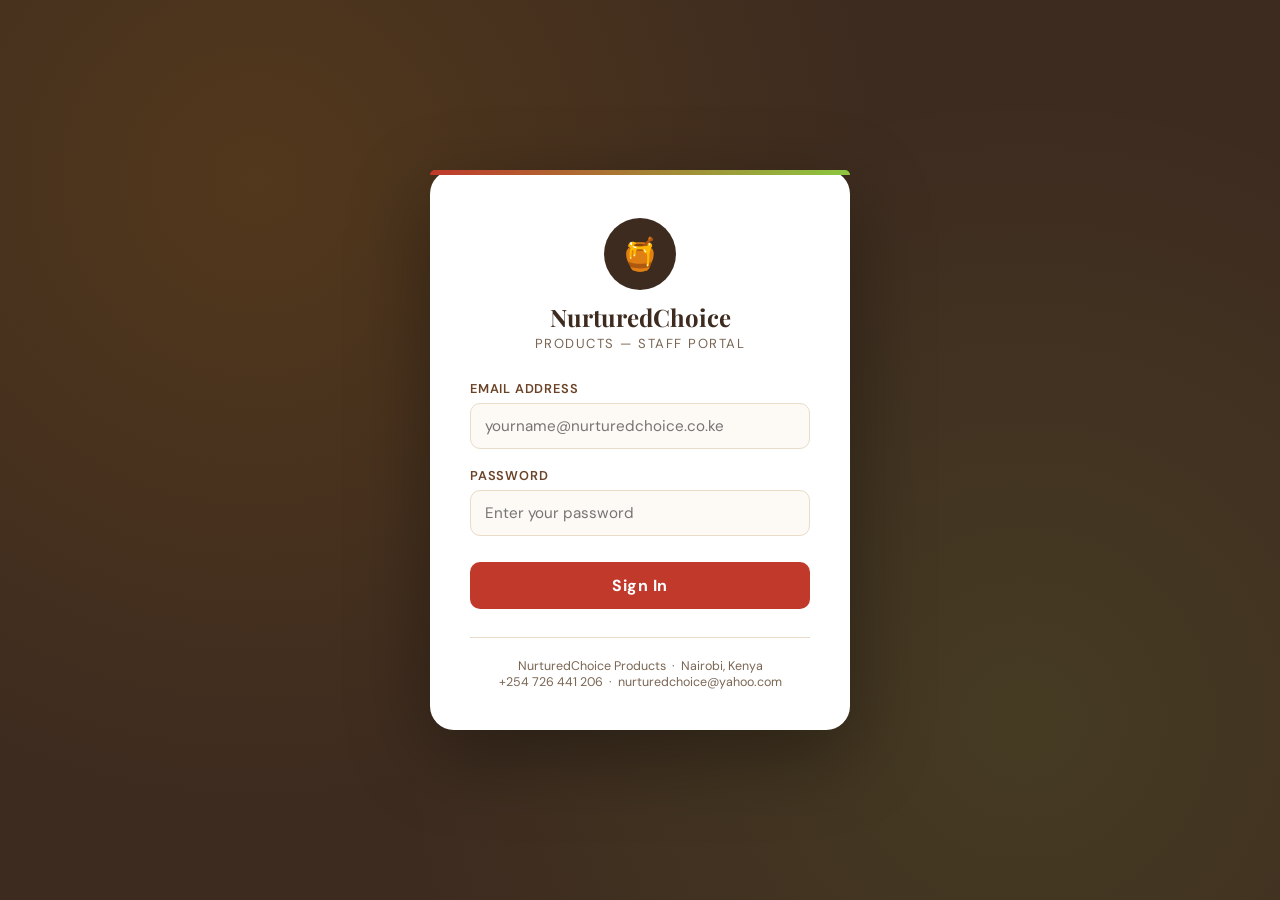
<file: index.html>
<!DOCTYPE html>
<html lang="en">
<head>
<meta charset="UTF-8">
<meta name="viewport" content="width=device-width, initial-scale=1.0">
<title>NurturedChoice Products — Business Suite</title>
<link href="https://fonts.googleapis.com/css2?family=Playfair+Display:wght@400;600;700&family=DM+Sans:wght@300;400;500;600&family=DM+Mono:wght@400;500&display=swap" rel="stylesheet">
<link rel="stylesheet" href="style.css">
</head>
<body>
<div id="app">
  <!-- Sidebar -->
  <nav class="sidebar" id="sidebar">
    <div class="sidebar-brand">
      <div class="brand-icon">🍯</div>
      <div class="brand-text">
        <span class="brand-name">NurturedChoice</span>
        <span class="brand-sub">Products</span>
      </div>
    </div>
    <ul class="nav-menu">
      <li class="nav-item active" data-page="dashboard"><span class="nav-icon">◈</span> Dashboard</li>
      <li class="nav-item" data-page="products"><span class="nav-icon">◈</span> Products & Stock</li>
      <li class="nav-item" data-page="customers"><span class="nav-icon">◈</span> Customers</li>
      <li class="nav-item" data-page="orders"><span class="nav-icon">◈</span> Orders & Sales</li>
      <li class="nav-item" data-page="payments"><span class="nav-icon">◈</span> Payments</li>
      <li class="nav-item" data-page="invoices"><span class="nav-icon">◈</span> Invoices</li>
      <li class="nav-item" data-page="credit-notes"><span class="nav-icon">◈</span> Credit Notes</li>
      <li class="nav-item" data-page="reports"><span class="nav-icon">◈</span> Reports</li>
    </ul>
    <div class="sidebar-footer">
      <!-- Logged-in user info -->
      <div class="user-card">
        <div class="user-avatar" id="userAvatar">?</div>
        <div class="user-info">
          <div class="user-name" id="userName">Loading...</div>
          <div class="user-role" id="userRole">—</div>
        </div>
      </div>
      <button class="btn-logout" id="logoutBtn">Sign Out</button>
      <div class="sidebar-date" id="sidebarDate"></div>
    </div>
  </nav>

  <!-- Main Content -->
  <main class="main-content">
    <header class="top-bar">
      <button class="menu-toggle" id="menuToggle">☰</button>
      <div class="page-title" id="pageTitle">Dashboard</div>
      <div class="top-actions">
        <div class="sync-indicator" id="syncIndicator" title="Cloud sync status">☁</div>
        <button class="btn-primary" id="quickSaleBtn">+ Quick Sale</button>
      </div>
    </header>

    <!-- Loading overlay -->
    <div class="page-loading" id="pageLoading">
      <div class="loading-spinner"></div>
      <div class="loading-text">Loading data from cloud...</div>
    </div>

    <div class="page-content" id="pageContent" style="display:none">
      <!-- Dynamic content -->
    </div>
  </main>
</div>

<!-- Modals -->
<div class="modal-overlay" id="modalOverlay"></div>
<div class="modal" id="modal">
  <div class="modal-header">
    <h3 id="modalTitle">Modal</h3>
    <button class="modal-close" id="modalClose">✕</button>
  </div>
  <div class="modal-body" id="modalBody"></div>
</div>

<!-- Print Frame -->
<iframe id="printFrame" style="display:none"></iframe>

<script src="supabase.js"></script>
<script src="auth.js"></script>
<script src="data.js"></script>
<script src="app.js"></script>
</body>
</html>
</file>
<file: style.css>
:root {
  --honey: #C8820A;
  --honey-light: #F5A623;
  --honey-dark: #8B5E0A;
  --cream: #FDF8F0;
  --cream-dark: #F5EDD8;
  --amber: #FFB347;
  --brown: #3D2B1F;
  --brown-mid: #6B4226;
  --text: #1A1209;
  --text-muted: #7A6654;
  --white: #FFFFFF;
  --success: #2E7D53;
  --success-light: #E8F5ED;
  --danger: #C0392B;
  --danger-light: #FDECEA;
  --warning: #D4AC0D;
  --warning-light: #FEF9E7;
  --info: #1A6B8A;
  --info-light: #E8F4F8;
  --border: #E8DCC8;
  --shadow: 0 2px 16px rgba(61,43,31,0.10);
  --shadow-lg: 0 8px 40px rgba(61,43,31,0.16);
  --radius: 12px;
  --radius-lg: 20px;
  --sidebar-w: 240px;
}

*, *::before, *::after { box-sizing: border-box; margin: 0; padding: 0; }

body {
  font-family: 'DM Sans', sans-serif;
  background: var(--cream);
  color: var(--text);
  min-height: 100vh;
  overflow-x: hidden;
}

#app {
  display: flex;
  min-height: 100vh;
}

/* SIDEBAR */
.sidebar {
  width: var(--sidebar-w);
  background: var(--brown);
  color: var(--cream);
  display: flex;
  flex-direction: column;
  position: fixed;
  top: 0; left: 0; bottom: 0;
  z-index: 100;
  transition: transform 0.3s ease;
}

.sidebar-brand {
  display: flex;
  align-items: center;
  gap: 12px;
  padding: 24px 20px;
  border-bottom: 1px solid rgba(255,255,255,0.1);
}

.brand-icon { font-size: 2rem; }

.brand-text {
  display: flex;
  flex-direction: column;
}

.brand-name {
  font-family: 'Playfair Display', serif;
  font-size: 1rem;
  font-weight: 700;
  color: var(--honey-light);
  line-height: 1.1;
}

.brand-sub {
  font-size: 0.72rem;
  color: rgba(255,255,255,0.5);
  text-transform: uppercase;
  letter-spacing: 2px;
}

.nav-menu {
  list-style: none;
  padding: 16px 0;
  flex: 1;
  overflow-y: auto;
}

.nav-item {
  display: flex;
  align-items: center;
  gap: 10px;
  padding: 11px 20px;
  cursor: pointer;
  font-size: 0.88rem;
  font-weight: 500;
  color: rgba(253,248,240,0.7);
  border-left: 3px solid transparent;
  transition: all 0.2s;
}

.nav-item:hover {
  color: var(--cream);
  background: rgba(255,255,255,0.07);
}

.nav-item.active {
  color: var(--honey-light);
  background: rgba(200,130,10,0.15);
  border-left-color: var(--honey-light);
}

.nav-icon { font-size: 0.7rem; color: var(--honey); }

.sidebar-footer {
  padding: 16px 20px;
  border-top: 1px solid rgba(255,255,255,0.1);
}

.sidebar-date {
  font-size: 0.75rem;
  color: rgba(255,255,255,0.4);
  font-family: 'DM Mono', monospace;
}

/* MAIN */
.main-content {
  margin-left: var(--sidebar-w);
  flex: 1;
  display: flex;
  flex-direction: column;
  min-height: 100vh;
}

.top-bar {
  background: var(--white);
  border-bottom: 1px solid var(--border);
  padding: 14px 32px;
  display: flex;
  align-items: center;
  gap: 16px;
  position: sticky;
  top: 0;
  z-index: 50;
}

.menu-toggle {
  display: none;
  background: none;
  border: none;
  font-size: 1.3rem;
  cursor: pointer;
  color: var(--brown);
}

.page-title {
  font-family: 'Playfair Display', serif;
  font-size: 1.4rem;
  font-weight: 700;
  color: var(--brown);
  flex: 1;
}

.top-actions { display: flex; gap: 10px; }

.page-content {
  padding: 28px 32px;
  flex: 1;
}

/* BUTTONS */
.btn-primary, .btn-secondary, .btn-danger, .btn-success, .btn-warning, .btn-ghost {
  padding: 9px 20px;
  border-radius: 8px;
  border: none;
  cursor: pointer;
  font-size: 0.88rem;
  font-weight: 600;
  font-family: 'DM Sans', sans-serif;
  transition: all 0.2s;
  display: inline-flex;
  align-items: center;
  gap: 6px;
}

.btn-primary { background: var(--honey); color: var(--white); }
.btn-primary:hover { background: var(--honey-dark); }
.btn-secondary { background: var(--cream-dark); color: var(--brown); border: 1px solid var(--border); }
.btn-secondary:hover { background: var(--border); }
.btn-danger { background: var(--danger); color: var(--white); }
.btn-danger:hover { background: #a93226; }
.btn-success { background: var(--success); color: var(--white); }
.btn-success:hover { background: #246644; }
.btn-warning { background: var(--warning); color: var(--white); }
.btn-ghost { background: transparent; color: var(--honey); border: 1px solid var(--honey); }
.btn-ghost:hover { background: var(--honey); color: var(--white); }
.btn-sm { padding: 5px 12px; font-size: 0.8rem; }
.btn-xs { padding: 3px 8px; font-size: 0.75rem; border-radius: 5px; }

/* CARDS */
.card {
  background: var(--white);
  border-radius: var(--radius);
  box-shadow: var(--shadow);
  padding: 24px;
  border: 1px solid var(--border);
}

.card-title {
  font-family: 'Playfair Display', serif;
  font-size: 1.05rem;
  font-weight: 600;
  color: var(--brown);
  margin-bottom: 16px;
  display: flex;
  align-items: center;
  justify-content: space-between;
}

/* STATS GRID */
.stats-grid {
  display: grid;
  grid-template-columns: repeat(auto-fit, minmax(180px, 1fr));
  gap: 18px;
  margin-bottom: 28px;
}

.stat-card {
  background: var(--white);
  border-radius: var(--radius);
  padding: 20px 22px;
  border: 1px solid var(--border);
  box-shadow: var(--shadow);
  position: relative;
  overflow: hidden;
}

.stat-card::before {
  content: '';
  position: absolute;
  top: 0; left: 0; right: 0;
  height: 3px;
}

.stat-card.honey::before { background: linear-gradient(90deg, var(--honey), var(--amber)); }
.stat-card.green::before { background: linear-gradient(90deg, var(--success), #52c41a); }
.stat-card.red::before { background: linear-gradient(90deg, var(--danger), #e74c3c); }
.stat-card.blue::before { background: linear-gradient(90deg, var(--info), #3498db); }

.stat-label {
  font-size: 0.78rem;
  font-weight: 600;
  text-transform: uppercase;
  letter-spacing: 1px;
  color: var(--text-muted);
  margin-bottom: 8px;
}

.stat-value {
  font-family: 'Playfair Display', serif;
  font-size: 1.8rem;
  font-weight: 700;
  color: var(--brown);
  line-height: 1;
}

.stat-sub {
  font-size: 0.78rem;
  color: var(--text-muted);
  margin-top: 4px;
}

/* GRID LAYOUTS */
.grid-2 { display: grid; grid-template-columns: 1fr 1fr; gap: 20px; }
.grid-3 { display: grid; grid-template-columns: 1fr 1fr 1fr; gap: 20px; }
.grid-12 { display: grid; grid-template-columns: 1fr 2fr; gap: 20px; }
.grid-21 { display: grid; grid-template-columns: 2fr 1fr; gap: 20px; }

/* TABLES */
.table-wrapper { overflow-x: auto; }

table {
  width: 100%;
  border-collapse: collapse;
  font-size: 0.875rem;
}

thead th {
  background: var(--cream-dark);
  padding: 10px 14px;
  text-align: left;
  font-weight: 600;
  font-size: 0.78rem;
  text-transform: uppercase;
  letter-spacing: 0.8px;
  color: var(--text-muted);
  border-bottom: 2px solid var(--border);
}

tbody td {
  padding: 11px 14px;
  border-bottom: 1px solid var(--border);
  color: var(--text);
  vertical-align: middle;
}

tbody tr:hover { background: var(--cream); }
tbody tr:last-child td { border-bottom: none; }

/* BADGES */
.badge {
  display: inline-flex;
  align-items: center;
  padding: 3px 10px;
  border-radius: 20px;
  font-size: 0.75rem;
  font-weight: 600;
}

.badge-success { background: var(--success-light); color: var(--success); }
.badge-danger { background: var(--danger-light); color: var(--danger); }
.badge-warning { background: var(--warning-light); color: var(--warning); }
.badge-info { background: var(--info-light); color: var(--info); }
.badge-neutral { background: var(--cream-dark); color: var(--text-muted); }

/* FORMS */
.form-group {
  margin-bottom: 16px;
}

.form-label {
  display: block;
  font-size: 0.82rem;
  font-weight: 600;
  color: var(--brown-mid);
  margin-bottom: 6px;
}

.form-control {
  width: 100%;
  padding: 9px 12px;
  border: 1.5px solid var(--border);
  border-radius: 8px;
  font-size: 0.88rem;
  font-family: 'DM Sans', sans-serif;
  color: var(--text);
  background: var(--white);
  transition: border-color 0.2s;
}

.form-control:focus {
  outline: none;
  border-color: var(--honey);
  box-shadow: 0 0 0 3px rgba(200,130,10,0.12);
}

select.form-control { cursor: pointer; }

.form-row { display: grid; grid-template-columns: 1fr 1fr; gap: 14px; }
.form-row-3 { display: grid; grid-template-columns: 1fr 1fr 1fr; gap: 14px; }

/* MODAL */
.modal-overlay {
  position: fixed;
  inset: 0;
  background: rgba(0,0,0,0.45);
  z-index: 200;
  display: none;
  animation: fadeIn 0.2s;
}

.modal {
  position: fixed;
  top: 50%;
  left: 50%;
  transform: translate(-50%, -50%) scale(0.95);
  background: var(--white);
  border-radius: var(--radius-lg);
  width: 90%;
  max-width: 680px;
  max-height: 88vh;
  overflow-y: auto;
  z-index: 300;
  display: none;
  box-shadow: var(--shadow-lg);
}

.modal.open, .modal-overlay.open {
  display: block;
}

.modal.open { animation: slideUp 0.25s ease forwards; }

@keyframes slideUp {
  from { transform: translate(-50%, -48%) scale(0.96); opacity: 0.7; }
  to { transform: translate(-50%, -50%) scale(1); opacity: 1; }
}

@keyframes fadeIn {
  from { opacity: 0; }
  to { opacity: 1; }
}

.modal-header {
  display: flex;
  align-items: center;
  justify-content: space-between;
  padding: 22px 28px 16px;
  border-bottom: 1px solid var(--border);
  position: sticky;
  top: 0;
  background: var(--white);
  z-index: 1;
}

.modal-header h3 {
  font-family: 'Playfair Display', serif;
  font-size: 1.2rem;
  color: var(--brown);
}

.modal-close {
  background: none;
  border: none;
  font-size: 1.1rem;
  cursor: pointer;
  color: var(--text-muted);
  width: 32px;
  height: 32px;
  display: flex;
  align-items: center;
  justify-content: center;
  border-radius: 50%;
  transition: background 0.2s;
}

.modal-close:hover { background: var(--cream-dark); }

.modal-body { padding: 24px 28px; }

.modal-footer {
  display: flex;
  gap: 10px;
  justify-content: flex-end;
  padding: 16px 28px;
  border-top: 1px solid var(--border);
  background: var(--cream);
  border-radius: 0 0 var(--radius-lg) var(--radius-lg);
}

/* CHART */
.chart-container {
  position: relative;
  width: 100%;
}

canvas {
  max-width: 100%;
}

/* ORDER BUILDER */
.order-item-row {
  display: grid;
  grid-template-columns: 2fr 1.2fr 1fr 1fr auto;
  gap: 10px;
  align-items: end;
  margin-bottom: 10px;
  padding: 12px;
  background: var(--cream);
  border-radius: 8px;
  border: 1px solid var(--border);
}

.order-total-row {
  display: flex;
  justify-content: flex-end;
  align-items: center;
  gap: 16px;
  padding: 14px 0;
  border-top: 2px solid var(--border);
  margin-top: 12px;
}

.order-total-label { font-weight: 600; color: var(--text-muted); }
.order-total-value {
  font-family: 'Playfair Display', serif;
  font-size: 1.4rem;
  font-weight: 700;
  color: var(--honey-dark);
}

/* STOCK INDICATORS */
.stock-bar {
  height: 6px;
  border-radius: 3px;
  background: var(--cream-dark);
  overflow: hidden;
  margin-top: 4px;
}

.stock-bar-fill {
  height: 100%;
  border-radius: 3px;
  transition: width 0.3s;
}

.stock-bar-fill.high { background: var(--success); }
.stock-bar-fill.medium { background: var(--warning); }
.stock-bar-fill.low { background: var(--danger); }

/* PRINT DOCUMENT */
.print-doc {
  max-width: 700px;
  margin: 0 auto;
  background: white;
}

.print-doc .doc-header {
  display: flex;
  justify-content: space-between;
  align-items: flex-start;
  padding-bottom: 20px;
  border-bottom: 3px solid var(--honey);
  margin-bottom: 24px;
}

.doc-company-name {
  font-family: 'Playfair Display', serif;
  font-size: 1.6rem;
  font-weight: 700;
  color: var(--brown);
}

.doc-type-badge {
  font-family: 'Playfair Display', serif;
  font-size: 1.2rem;
  font-weight: 700;
  color: var(--honey);
  text-align: right;
}

.doc-meta { display: flex; gap: 32px; margin-bottom: 24px; }

.doc-meta-block { flex: 1; }
.doc-meta-label { font-size: 0.75rem; text-transform: uppercase; letter-spacing: 1px; color: var(--text-muted); margin-bottom: 4px; }
.doc-meta-value { font-weight: 600; color: var(--brown); }

.doc-table { width: 100%; border-collapse: collapse; margin: 20px 0; }
.doc-table th {
  background: var(--brown);
  color: var(--cream);
  padding: 10px 14px;
  text-align: left;
  font-size: 0.82rem;
  font-weight: 600;
}
.doc-table td {
  padding: 10px 14px;
  border-bottom: 1px solid var(--border);
  font-size: 0.88rem;
}
.doc-table tr:nth-child(even) td { background: var(--cream); }

.doc-totals {
  margin-left: auto;
  width: 280px;
}

.doc-total-row {
  display: flex;
  justify-content: space-between;
  padding: 6px 0;
  font-size: 0.9rem;
  border-bottom: 1px solid var(--border);
}

.doc-total-row.grand {
  font-family: 'Playfair Display', serif;
  font-size: 1.1rem;
  font-weight: 700;
  color: var(--honey-dark);
  border-top: 2px solid var(--honey);
  border-bottom: none;
  padding-top: 10px;
}

.doc-footer {
  margin-top: 40px;
  padding-top: 16px;
  border-top: 1px solid var(--border);
  font-size: 0.8rem;
  color: var(--text-muted);
  text-align: center;
}

/* ALERTS */
.alert {
  padding: 12px 16px;
  border-radius: 8px;
  margin-bottom: 16px;
  font-size: 0.88rem;
  display: flex;
  align-items: center;
  gap: 10px;
}

.alert-warning { background: var(--warning-light); color: #7d6608; border: 1px solid #f0d060; }
.alert-danger { background: var(--danger-light); color: var(--danger); border: 1px solid #f5c6c3; }
.alert-success { background: var(--success-light); color: var(--success); border: 1px solid #b7e4c7; }

/* SEARCH + FILTER BAR */
.toolbar {
  display: flex;
  gap: 12px;
  align-items: center;
  margin-bottom: 20px;
  flex-wrap: wrap;
}

.search-box {
  flex: 1;
  min-width: 200px;
  position: relative;
}

.search-box input {
  width: 100%;
  padding: 9px 12px 9px 36px;
  border: 1.5px solid var(--border);
  border-radius: 8px;
  font-size: 0.88rem;
  font-family: 'DM Sans', sans-serif;
  background: var(--white);
}

.search-box::before {
  content: '🔍';
  position: absolute;
  left: 10px;
  top: 50%;
  transform: translateY(-50%);
  font-size: 0.9rem;
  pointer-events: none;
}

.search-box input:focus {
  outline: none;
  border-color: var(--honey);
}

/* MINI CHART BARS (dashboard sparkline) */
.mini-bars {
  display: flex;
  align-items: flex-end;
  gap: 3px;
  height: 40px;
}

.mini-bar {
  flex: 1;
  background: var(--honey-light);
  border-radius: 2px 2px 0 0;
  opacity: 0.7;
  transition: height 0.3s;
}

/* PAYMENT PROGRESS */
.payment-progress {
  display: flex;
  align-items: center;
  gap: 10px;
}

.progress-bar {
  flex: 1;
  height: 8px;
  background: var(--cream-dark);
  border-radius: 4px;
  overflow: hidden;
}

.progress-fill {
  height: 100%;
  border-radius: 4px;
  background: linear-gradient(90deg, var(--honey), var(--amber));
  transition: width 0.4s;
}

.progress-text {
  font-size: 0.78rem;
  font-weight: 600;
  color: var(--text-muted);
  white-space: nowrap;
}

/* SECTION HEADER */
.section-header {
  display: flex;
  align-items: center;
  justify-content: space-between;
  margin-bottom: 16px;
}

.section-title {
  font-family: 'Playfair Display', serif;
  font-size: 1.1rem;
  font-weight: 600;
  color: var(--brown);
}

/* PRODUCT GRID */
.product-grid {
  display: grid;
  grid-template-columns: repeat(auto-fill, minmax(200px, 1fr));
  gap: 16px;
}

.product-card {
  background: var(--white);
  border: 1px solid var(--border);
  border-radius: var(--radius);
  padding: 16px;
  transition: box-shadow 0.2s, transform 0.2s;
}

.product-card:hover {
  box-shadow: var(--shadow);
  transform: translateY(-1px);
}

.product-card-icon { font-size: 2rem; margin-bottom: 8px; }

.product-card-name {
  font-weight: 600;
  color: var(--brown);
  font-size: 0.92rem;
  margin-bottom: 4px;
}

.product-card-sku {
  font-family: 'DM Mono', monospace;
  font-size: 0.72rem;
  color: var(--text-muted);
  margin-bottom: 10px;
}

.product-card-price {
  font-family: 'Playfair Display', serif;
  font-size: 1.1rem;
  font-weight: 700;
  color: var(--honey-dark);
}

.product-card-stock {
  font-size: 0.78rem;
  color: var(--text-muted);
  margin-top: 6px;
}

/* TABS */
.tabs {
  display: flex;
  gap: 0;
  border-bottom: 2px solid var(--border);
  margin-bottom: 20px;
}

.tab {
  padding: 10px 20px;
  cursor: pointer;
  font-size: 0.88rem;
  font-weight: 600;
  color: var(--text-muted);
  border-bottom: 2px solid transparent;
  margin-bottom: -2px;
  transition: all 0.2s;
}

.tab:hover { color: var(--honey); }
.tab.active { color: var(--honey); border-bottom-color: var(--honey); }

/* EMPTY STATE */
.empty-state {
  text-align: center;
  padding: 60px 20px;
  color: var(--text-muted);
}

.empty-state-icon { font-size: 3rem; margin-bottom: 12px; }
.empty-state-title { font-family: 'Playfair Display', serif; font-size: 1.1rem; margin-bottom: 6px; color: var(--brown-mid); }

/* RESPONSIVE */
@media (max-width: 900px) {
  .sidebar { transform: translateX(-100%); }
  .sidebar.open { transform: translateX(0); }
  .main-content { margin-left: 0; }
  .menu-toggle { display: flex; }
  .grid-2, .grid-3, .grid-12, .grid-21 { grid-template-columns: 1fr; }
  .form-row, .form-row-3 { grid-template-columns: 1fr; }
  .page-content { padding: 16px; }
  .order-item-row { grid-template-columns: 1fr 1fr; }
}

/* USER CARD */
.user-card {
  display: flex;
  align-items: center;
  gap: 10px;
  padding: 10px 0 8px 0;
}

.user-avatar {
  width: 34px;
  height: 34px;
  background: var(--honey);
  color: var(--white);
  border-radius: 50%;
  display: flex;
  align-items: center;
  justify-content: center;
  font-weight: 700;
  font-size: 0.88rem;
  flex-shrink: 0;
}

.user-info { flex: 1; min-width: 0; }

.user-name {
  font-size: 0.82rem;
  font-weight: 600;
  color: var(--cream);
  white-space: nowrap;
  overflow: hidden;
  text-overflow: ellipsis;
}

.user-role {
  font-size: 0.7rem;
  text-transform: uppercase;
  letter-spacing: 1px;
  color: var(--honey-light);
}

.btn-logout {
  width: 100%;
  padding: 7px 12px;
  background: rgba(192,57,43,0.2);
  color: #f5a89e;
  border: 1px solid rgba(192,57,43,0.35);
  border-radius: 7px;
  font-size: 0.78rem;
  font-weight: 600;
  cursor: pointer;
  font-family: 'DM Sans', sans-serif;
  transition: all 0.2s;
  margin-bottom: 8px;
}

.btn-logout:hover { background: rgba(192,57,43,0.4); color: #fff; }

/* SYNC INDICATOR */
.sync-indicator {
  font-size: 1.1rem;
  color: var(--success);
  cursor: default;
  transition: color 0.3s;
}

.sync-indicator.syncing { color: var(--warning); animation: pulse 1s infinite; }
.sync-indicator.error { color: var(--danger); }

@keyframes pulse { 0%,100%{opacity:1} 50%{opacity:0.4} }

/* PAGE LOADING */
.page-loading {
  display: flex;
  flex-direction: column;
  align-items: center;
  justify-content: center;
  padding: 80px 20px;
  gap: 16px;
}

.loading-spinner {
  width: 44px;
  height: 44px;
  border: 4px solid var(--cream-dark);
  border-top-color: var(--honey);
  border-radius: 50%;
  animation: spin 0.8s linear infinite;
}

@keyframes spin { to { transform: rotate(360deg); } }

.loading-text {
  font-size: 0.9rem;
  color: var(--text-muted);
}

/* UTILITY */
.mt-0 { margin-top: 0; }
.mt-1 { margin-top: 8px; }
.mt-2 { margin-top: 16px; }
.mt-3 { margin-top: 24px; }
.mb-1 { margin-bottom: 8px; }
.mb-2 { margin-bottom: 16px; }
.text-right { text-align: right; }
.text-center { text-align: center; }
.text-muted { color: var(--text-muted); font-size: 0.85rem; }
.text-mono { font-family: 'DM Mono', monospace; font-size: 0.85rem; }
.font-bold { font-weight: 700; }
.flex { display: flex; }
.flex-between { display: flex; justify-content: space-between; align-items: center; }
.gap-1 { gap: 8px; }
.gap-2 { gap: 16px; }
.w-full { width: 100%; }
.divider { border: none; border-top: 1px solid var(--border); margin: 16px 0; }
</file>
